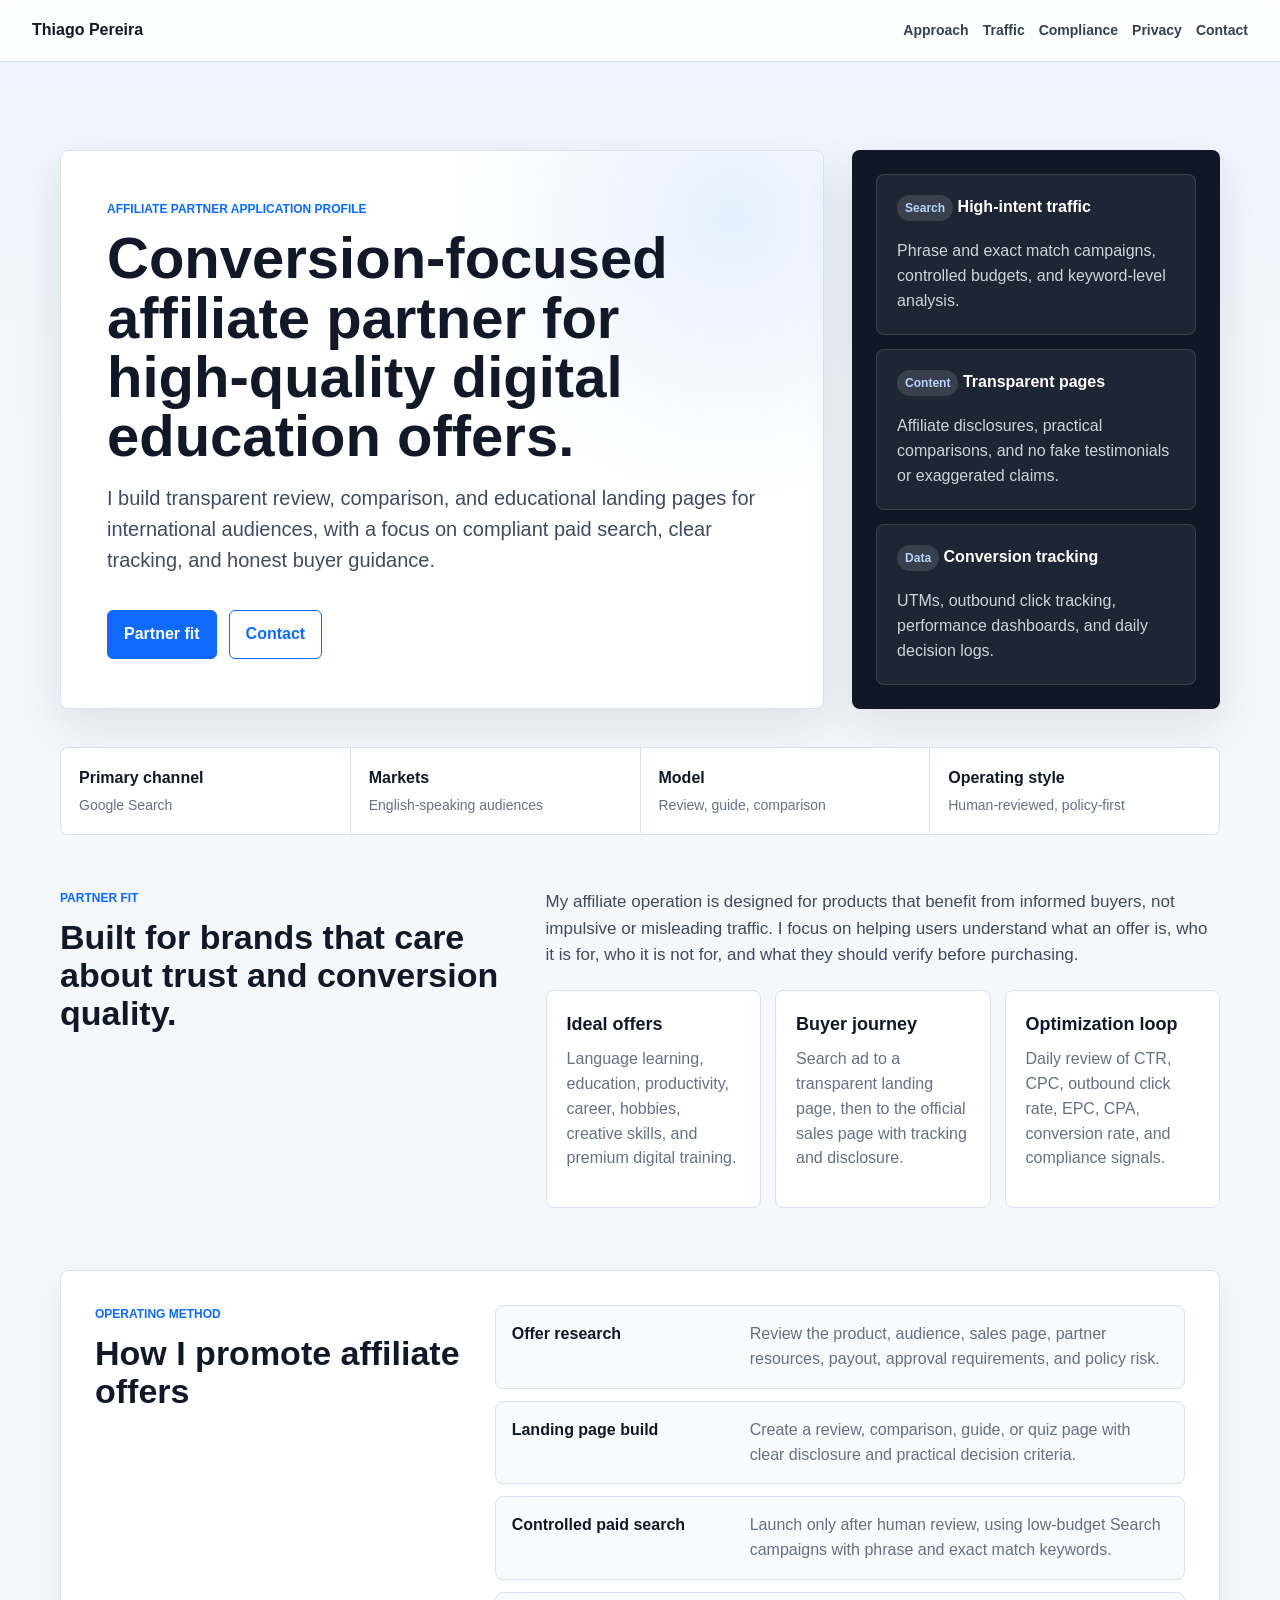
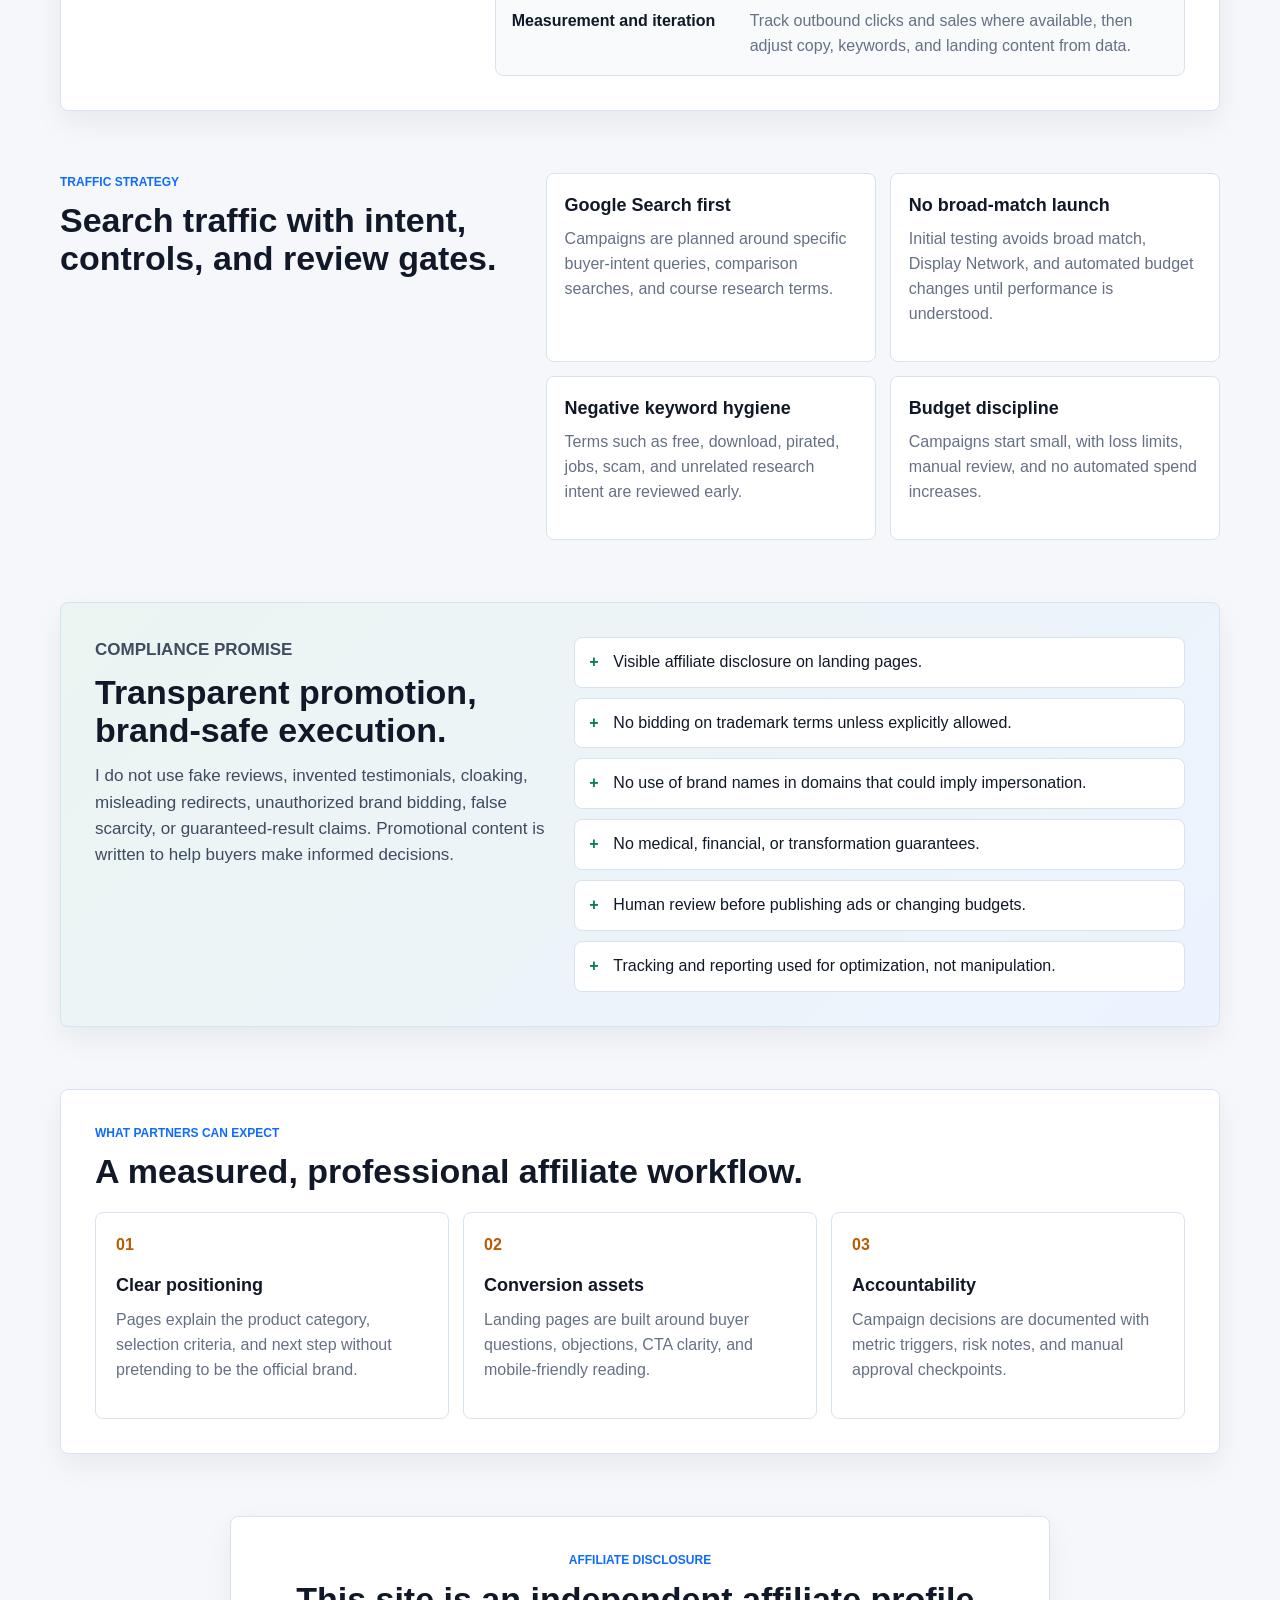
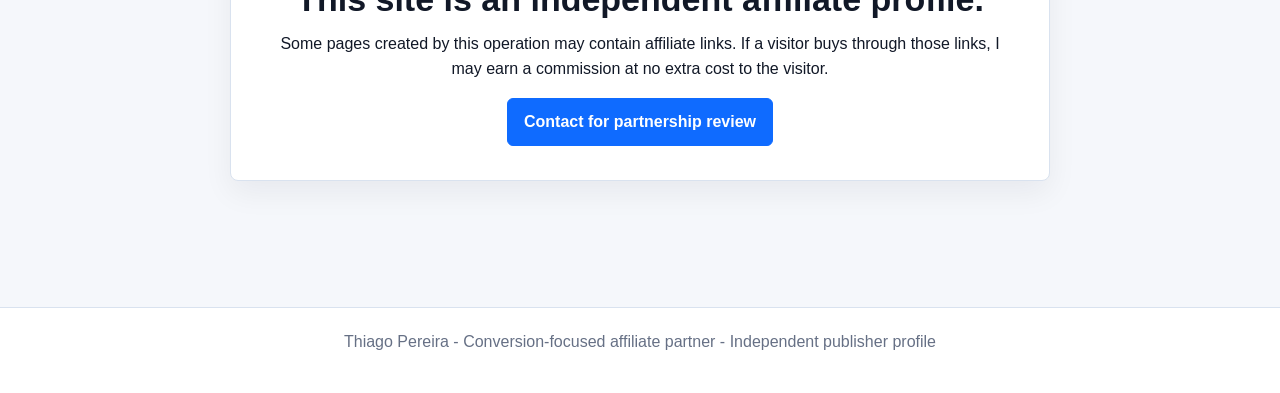
<file: index.html>
<!doctype html>
<html lang="en">
  <head>
    <meta charset="utf-8">
    <meta name="viewport" content="width=device-width, initial-scale=1">
    <title>Thiago Pereira | Conversion-Focused Affiliate Partner</title>
    <meta name="description" content="Professional affiliate partner focused on compliant search traffic, transparent review pages, conversion tracking, and high-intent buyer journeys.">
    <meta property="og:title" content="Thiago Pereira | Conversion-Focused Affiliate Partner">
    <meta property="og:description" content="Compliant affiliate operations for international digital products, with transparent content, paid search discipline, and conversion-focused landing pages.">
    <meta property="og:type" content="website">
    <link rel="stylesheet" href="assets/site.css">
  </head>
  <body>
    <header class="site-header">
      <a class="brand" href="index.html">Thiago Pereira</a>
      <nav aria-label="Primary navigation">
        <a href="#approach">Approach</a>
        <a href="#traffic">Traffic</a>
        <a href="#compliance">Compliance</a>
        <a href="privacy.html">Privacy</a>
        <a href="contact.html">Contact</a>
      </nav>
    </header>

    <main>
      <section class="hero">
        <div class="hero-copy">
          <p class="eyebrow">Affiliate partner application profile</p>
          <h1>Conversion-focused affiliate partner for high-quality digital education offers.</h1>
          <p class="lead">
            I build transparent review, comparison, and educational landing pages for international audiences,
            with a focus on compliant paid search, clear tracking, and honest buyer guidance.
          </p>
          <div class="hero-actions">
            <a class="button" href="#partner-fit">Partner fit</a>
            <a class="button ghost" href="contact.html">Contact</a>
          </div>
        </div>
        <aside class="signal-panel" aria-label="Operating principles">
          <div>
            <span class="metric">Search</span>
            <strong>High-intent traffic</strong>
            <p>Phrase and exact match campaigns, controlled budgets, and keyword-level analysis.</p>
          </div>
          <div>
            <span class="metric">Content</span>
            <strong>Transparent pages</strong>
            <p>Affiliate disclosures, practical comparisons, and no fake testimonials or exaggerated claims.</p>
          </div>
          <div>
            <span class="metric">Data</span>
            <strong>Conversion tracking</strong>
            <p>UTMs, outbound click tracking, performance dashboards, and daily decision logs.</p>
          </div>
        </aside>
      </section>

      <section class="trust-strip" aria-label="Profile highlights">
        <div><strong>Primary channel</strong><span>Google Search</span></div>
        <div><strong>Markets</strong><span>English-speaking audiences</span></div>
        <div><strong>Model</strong><span>Review, guide, comparison</span></div>
        <div><strong>Operating style</strong><span>Human-reviewed, policy-first</span></div>
      </section>

      <section id="partner-fit" class="section-grid">
        <div>
          <p class="eyebrow">Partner fit</p>
          <h2>Built for brands that care about trust and conversion quality.</h2>
        </div>
        <div class="content-stack">
          <p>
            My affiliate operation is designed for products that benefit from informed buyers, not impulsive or
            misleading traffic. I focus on helping users understand what an offer is, who it is for, who it is not
            for, and what they should verify before purchasing.
          </p>
          <div class="card-grid">
            <article class="card">
              <h3>Ideal offers</h3>
              <p>Language learning, education, productivity, career, hobbies, creative skills, and premium digital training.</p>
            </article>
            <article class="card">
              <h3>Buyer journey</h3>
              <p>Search ad to a transparent landing page, then to the official sales page with tracking and disclosure.</p>
            </article>
            <article class="card">
              <h3>Optimization loop</h3>
              <p>Daily review of CTR, CPC, outbound click rate, EPC, CPA, conversion rate, and compliance signals.</p>
            </article>
          </div>
        </div>
      </section>

      <section id="approach" class="split-band">
        <div>
          <p class="eyebrow">Operating method</p>
          <h2>How I promote affiliate offers</h2>
        </div>
        <ol class="steps">
          <li>
            <strong>Offer research</strong>
            <span>Review the product, audience, sales page, partner resources, payout, approval requirements, and policy risk.</span>
          </li>
          <li>
            <strong>Landing page build</strong>
            <span>Create a review, comparison, guide, or quiz page with clear disclosure and practical decision criteria.</span>
          </li>
          <li>
            <strong>Controlled paid search</strong>
            <span>Launch only after human review, using low-budget Search campaigns with phrase and exact match keywords.</span>
          </li>
          <li>
            <strong>Measurement and iteration</strong>
            <span>Track outbound clicks and sales where available, then adjust copy, keywords, and landing content from data.</span>
          </li>
        </ol>
      </section>

      <section id="traffic" class="section-grid">
        <div>
          <p class="eyebrow">Traffic strategy</p>
          <h2>Search traffic with intent, controls, and review gates.</h2>
        </div>
        <div class="feature-list">
          <div>
            <h3>Google Search first</h3>
            <p>Campaigns are planned around specific buyer-intent queries, comparison searches, and course research terms.</p>
          </div>
          <div>
            <h3>No broad-match launch</h3>
            <p>Initial testing avoids broad match, Display Network, and automated budget changes until performance is understood.</p>
          </div>
          <div>
            <h3>Negative keyword hygiene</h3>
            <p>Terms such as free, download, pirated, jobs, scam, and unrelated research intent are reviewed early.</p>
          </div>
          <div>
            <h3>Budget discipline</h3>
            <p>Campaigns start small, with loss limits, manual review, and no automated spend increases.</p>
          </div>
        </div>
      </section>

      <section id="compliance" class="compliance-panel">
        <div>
          <p class="eyebrow">Compliance promise</p>
          <h2>Transparent promotion, brand-safe execution.</h2>
          <p>
            I do not use fake reviews, invented testimonials, cloaking, misleading redirects, unauthorized brand bidding,
            false scarcity, or guaranteed-result claims. Promotional content is written to help buyers make informed decisions.
          </p>
        </div>
        <ul class="check-list">
          <li>Visible affiliate disclosure on landing pages.</li>
          <li>No bidding on trademark terms unless explicitly allowed.</li>
          <li>No use of brand names in domains that could imply impersonation.</li>
          <li>No medical, financial, or transformation guarantees.</li>
          <li>Human review before publishing ads or changing budgets.</li>
          <li>Tracking and reporting used for optimization, not manipulation.</li>
        </ul>
      </section>

      <section class="proof-section">
        <div>
          <p class="eyebrow">What partners can expect</p>
          <h2>A measured, professional affiliate workflow.</h2>
        </div>
        <div class="proof-grid">
          <article>
            <span>01</span>
            <h3>Clear positioning</h3>
            <p>Pages explain the product category, selection criteria, and next step without pretending to be the official brand.</p>
          </article>
          <article>
            <span>02</span>
            <h3>Conversion assets</h3>
            <p>Landing pages are built around buyer questions, objections, CTA clarity, and mobile-friendly reading.</p>
          </article>
          <article>
            <span>03</span>
            <h3>Accountability</h3>
            <p>Campaign decisions are documented with metric triggers, risk notes, and manual approval checkpoints.</p>
          </article>
        </div>
      </section>

      <section class="cta-panel">
        <p class="eyebrow">Affiliate disclosure</p>
        <h2>This site is an independent affiliate profile.</h2>
        <p>
          Some pages created by this operation may contain affiliate links. If a visitor buys through those links,
          I may earn a commission at no extra cost to the visitor.
        </p>
        <a class="button" href="contact.html">Contact for partnership review</a>
      </section>
    </main>

    <footer>
      <p>Thiago Pereira - Conversion-focused affiliate partner - Independent publisher profile</p>
    </footer>

    <script src="assets/tracking.js"></script>
  </body>
</html>
</file>
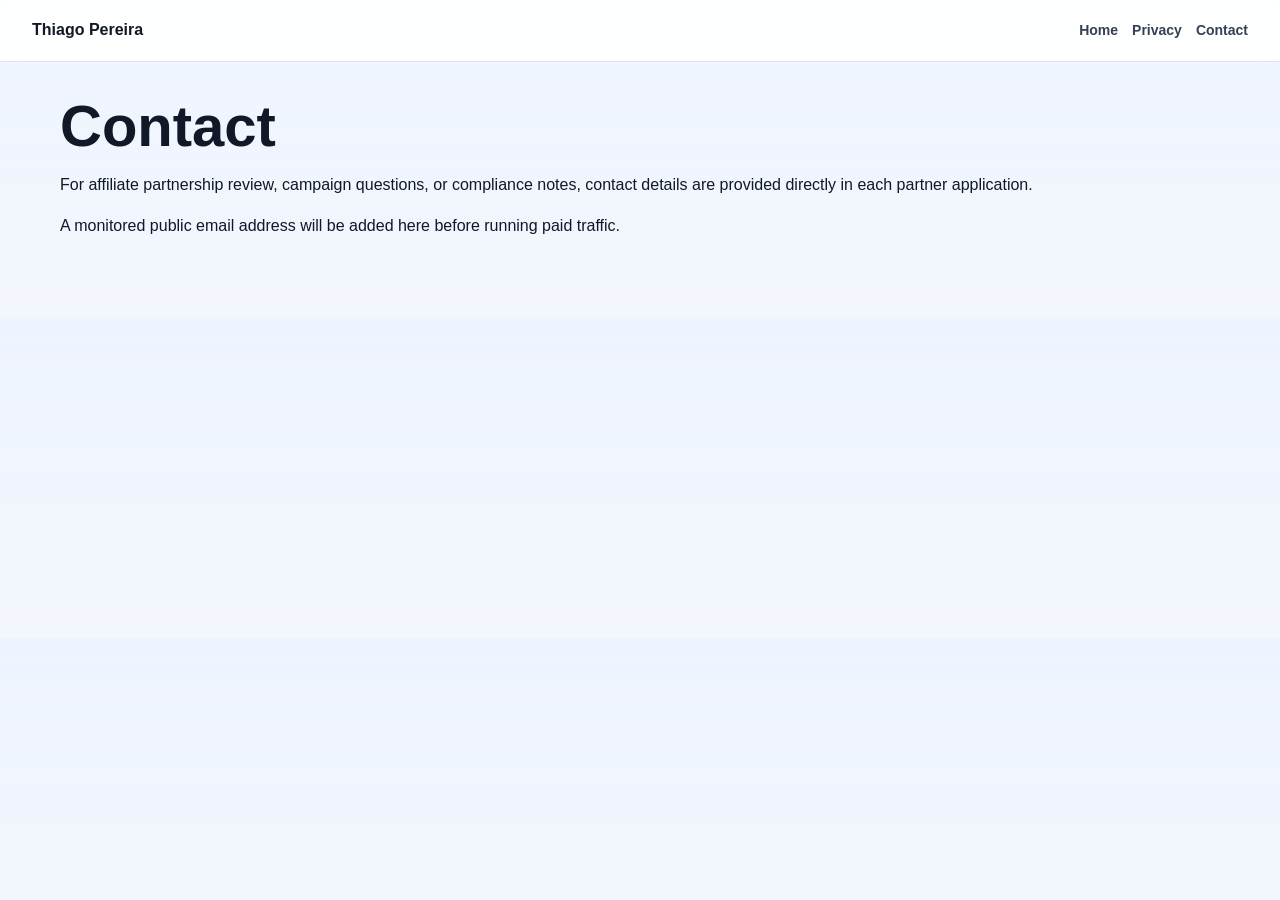
<file: contact.html>
<!doctype html>
<html lang="en">
  <head>
    <meta charset="utf-8">
    <meta name="viewport" content="width=device-width, initial-scale=1">
    <title>Contact | Thiago Pereira</title>
    <link rel="stylesheet" href="assets/site.css">
  </head>
  <body>
    <header class="site-header">
      <a class="brand" href="index.html">Thiago Pereira</a>
      <nav>
        <a href="index.html">Home</a>
        <a href="privacy.html">Privacy</a>
        <a href="contact.html">Contact</a>
      </nav>
    </header>
    <main class="narrow">
      <h1>Contact</h1>
      <p>For affiliate partnership review, campaign questions, or compliance notes, contact details are provided directly in each partner application.</p>
      <p>A monitored public email address will be added here before running paid traffic.</p>
    </main>
  </body>
</html>
</file>
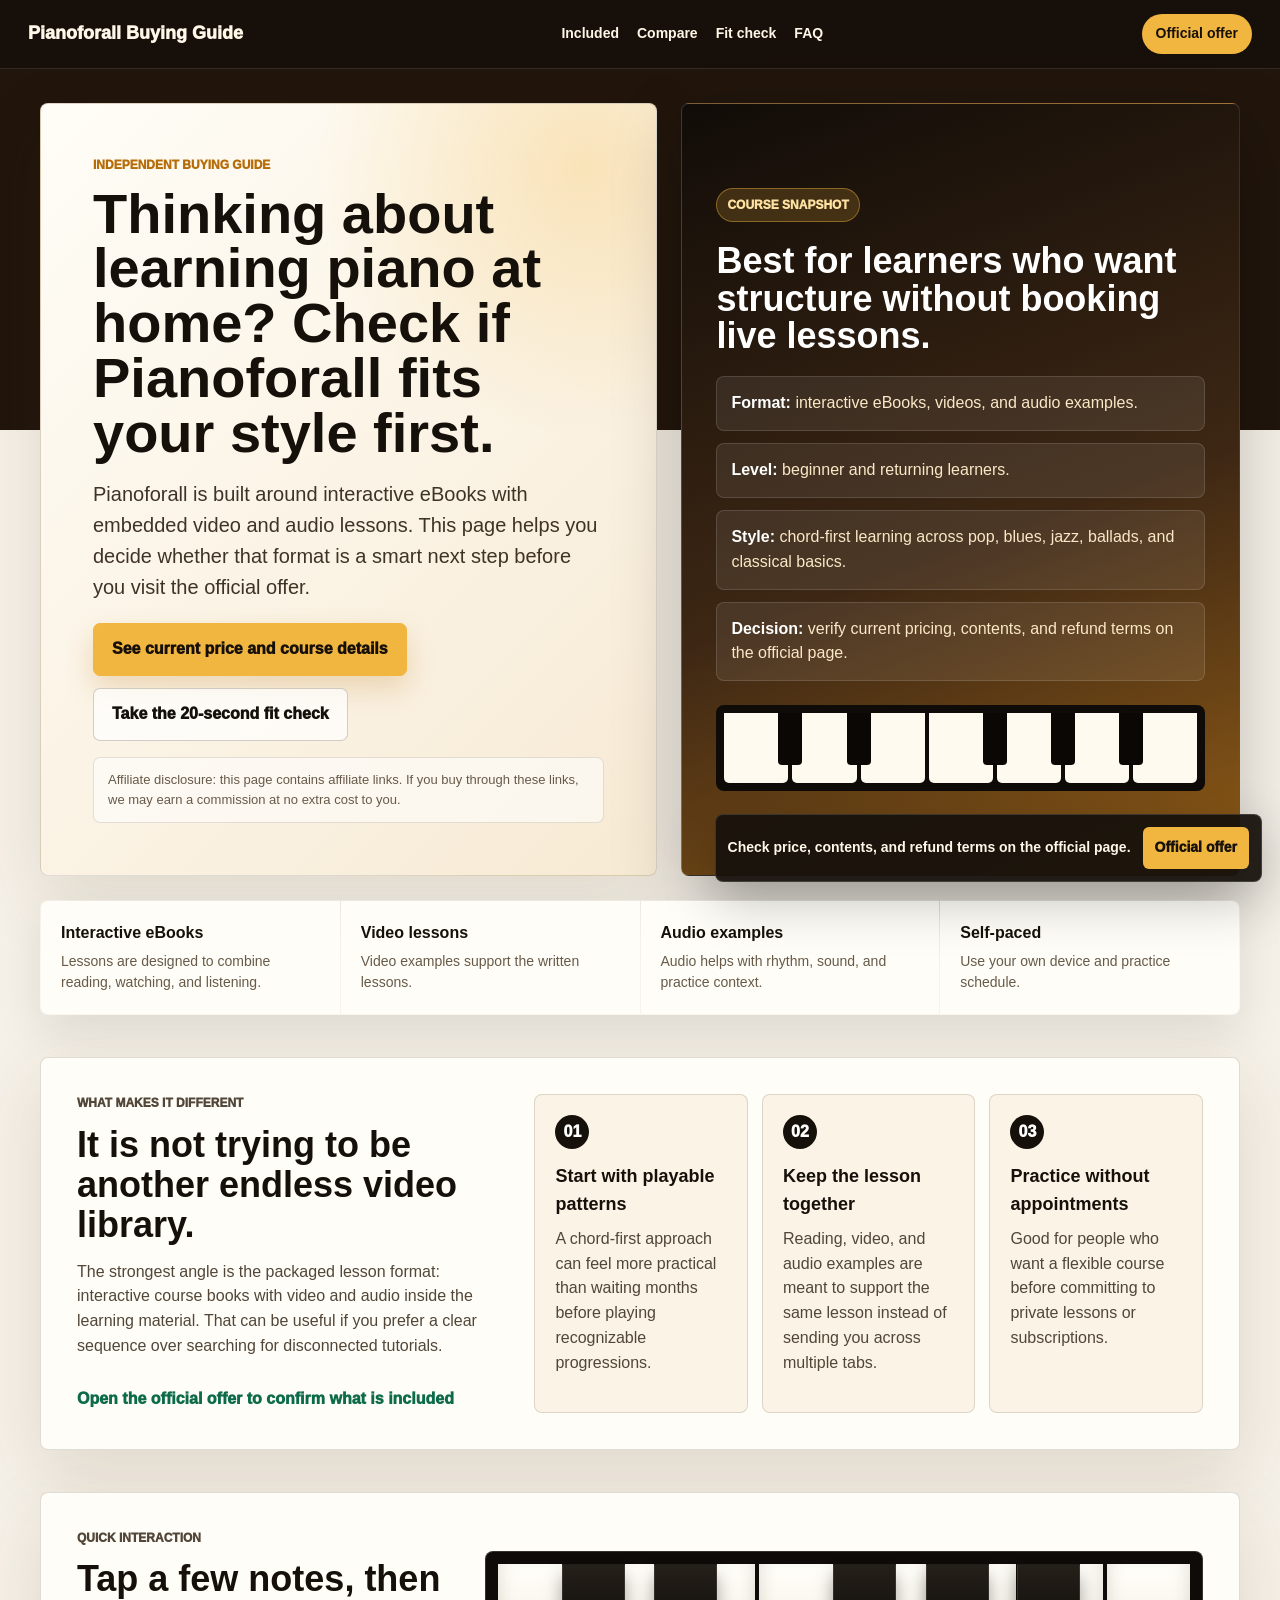
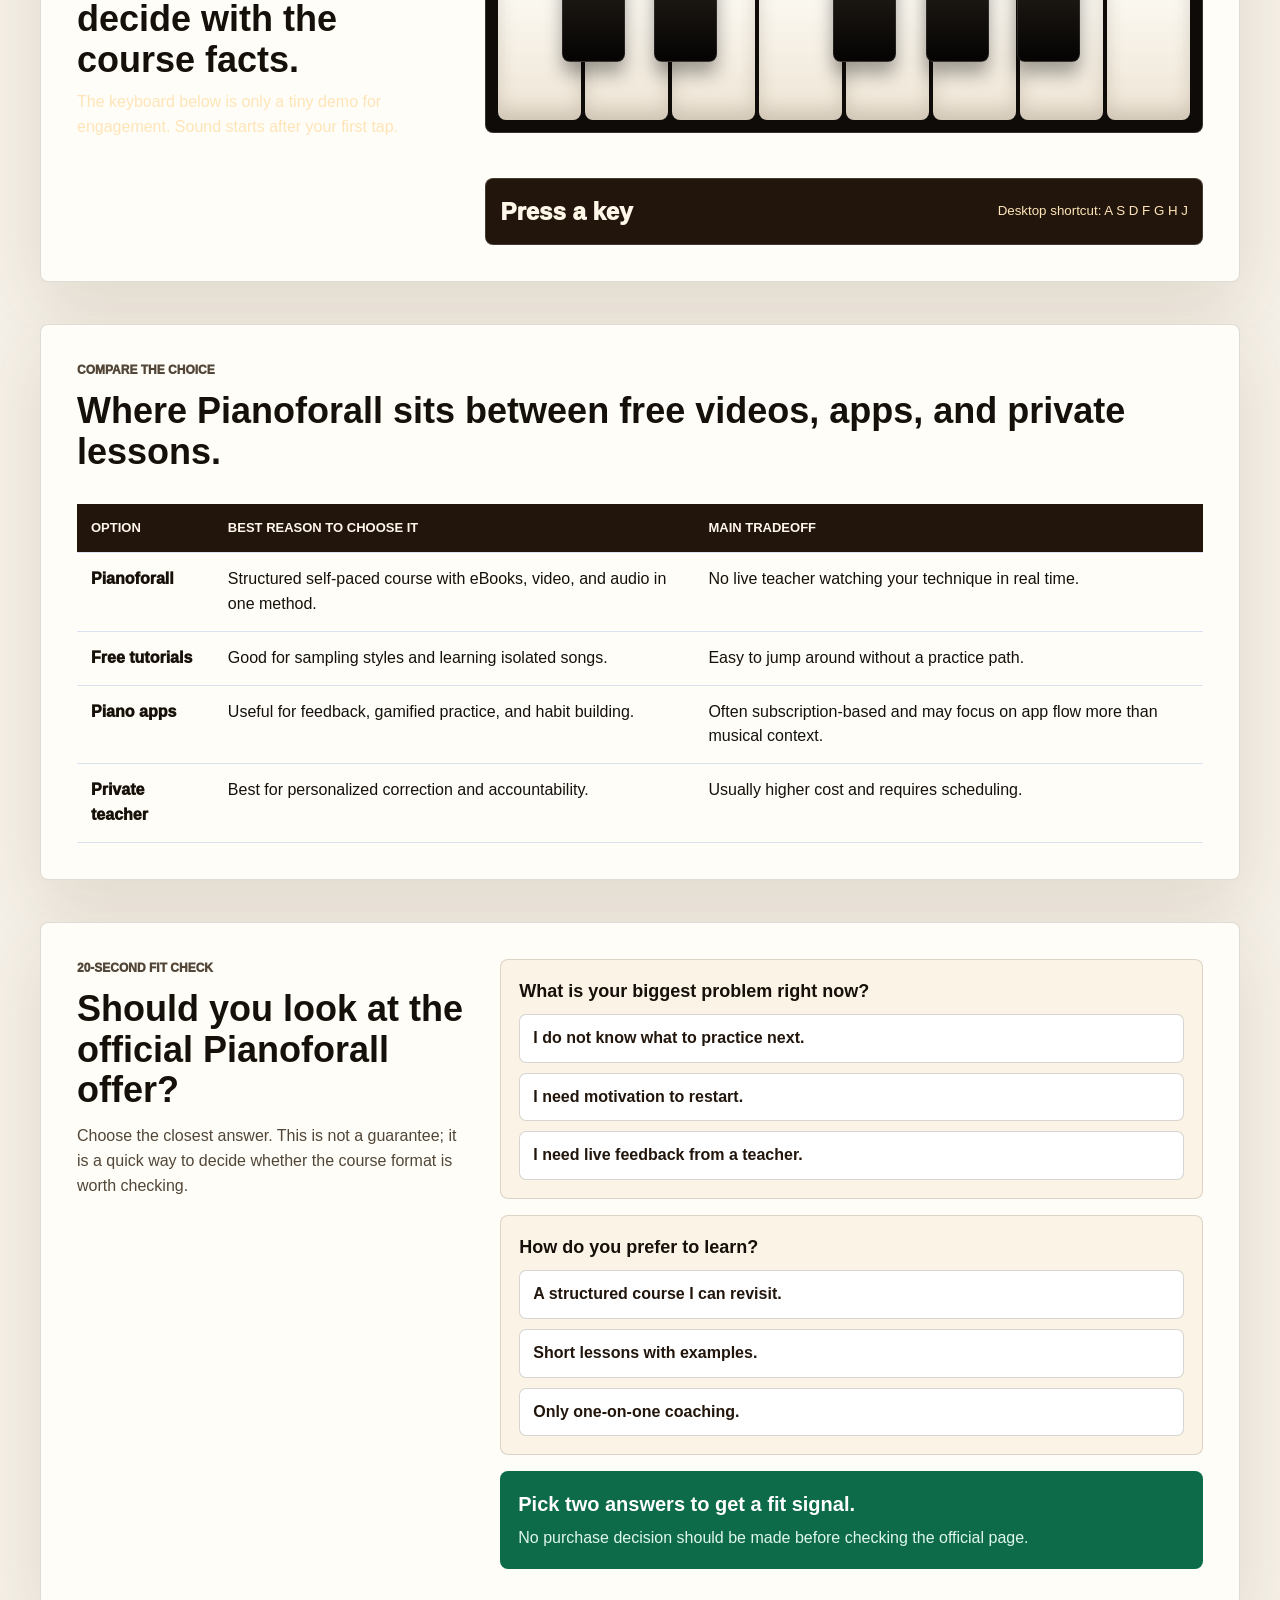
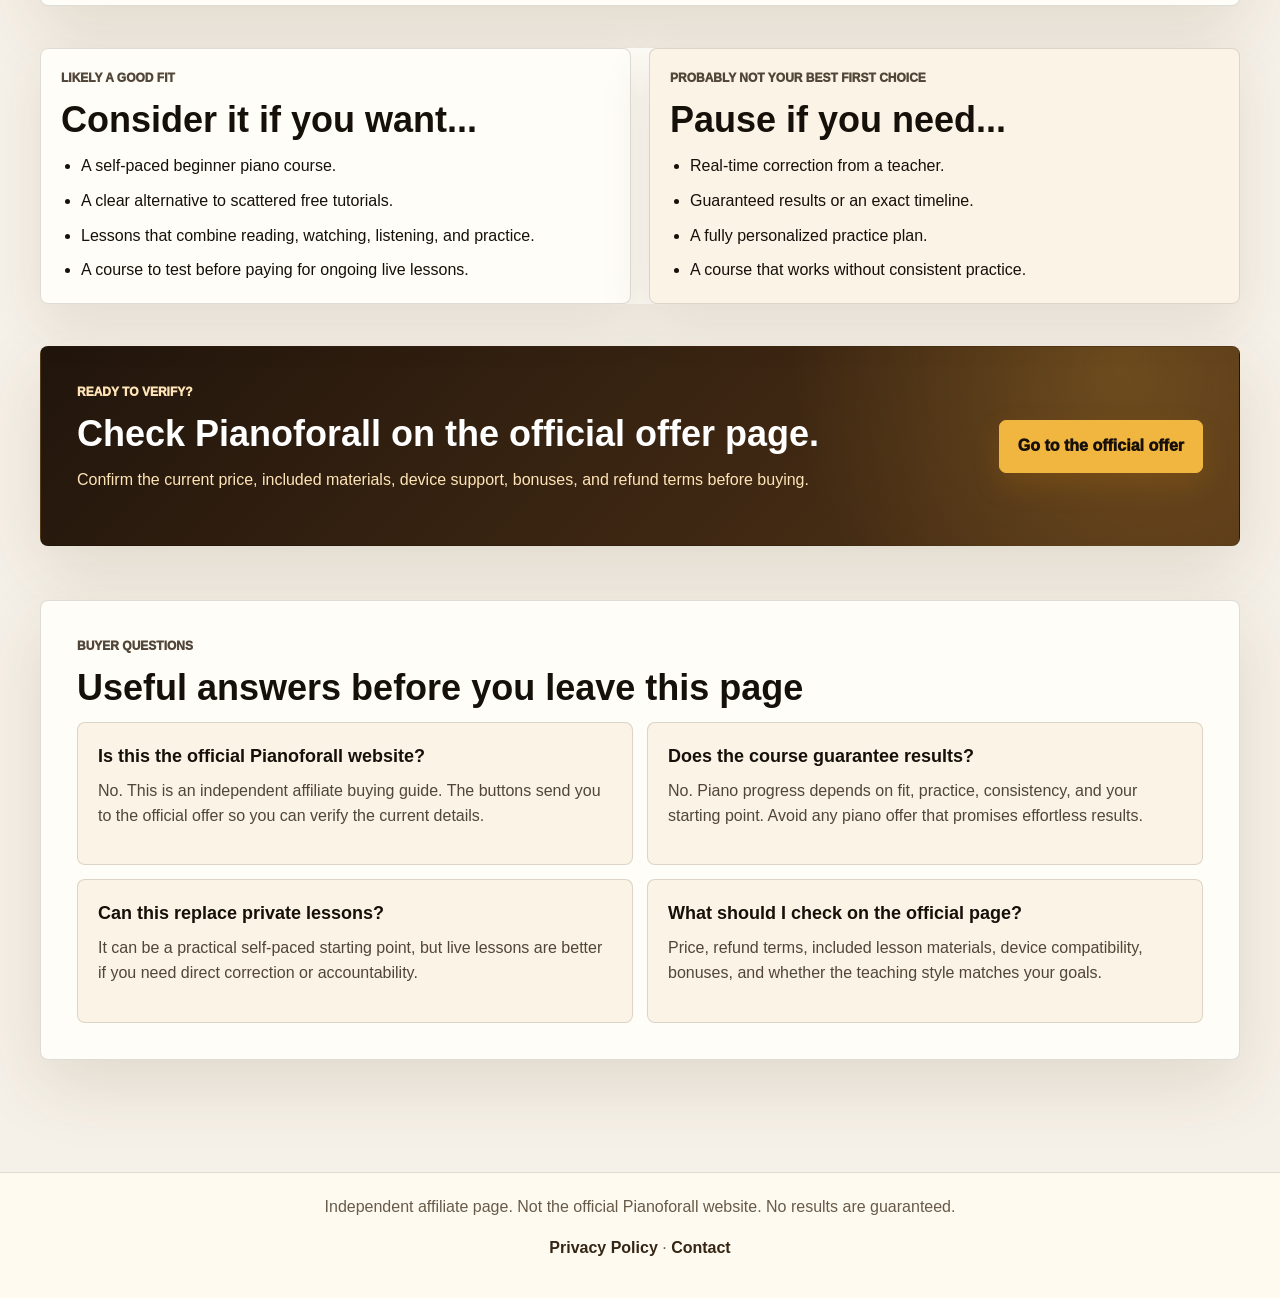
<file: pianoforall-review.html>
<!doctype html>
<html lang="en">
  <head>
    <meta charset="utf-8">
    <meta name="viewport" content="width=device-width, initial-scale=1">
    <title>Pianoforall Buying Guide | Is This Piano Course Right for You?</title>
    <meta name="description" content="A practical buying guide for Pianoforall: what is included, who it fits, how it compares with free lessons and apps, and where to verify the official offer.">
    <link rel="stylesheet" href="assets/site.css">
  </head>
  <body class="pf-page pf-v2">
    <header class="pf-header">
      <a class="pf-logo" href="pianoforall-review.html">Pianoforall Buying Guide</a>
      <nav class="pf-nav" aria-label="Primary navigation">
        <a href="#included">Included</a>
        <a href="#compare">Compare</a>
        <a href="#quiz">Fit check</a>
        <a href="#faq">FAQ</a>
      </nav>
      <a
        class="pf-nav-cta"
        href="https://e396css4edv-321mkzzbk1mh31.hop.clickbank.net/?traffic_source=paid&traffic_type=cpc&campaign=pianoforall_landing_v2&creative=top_nav&ad=cta"
        data-outbound-link="true"
        data-offer-id="PIANO4ALL"
        rel="sponsored noopener"
      >Official offer</a>
    </header>

    <main>
      <section class="pf-hero pf-hero-v2">
        <div class="pf-hero-copy">
          <p class="pf-kicker">Independent buying guide</p>
          <h1>Thinking about learning piano at home? Check if Pianoforall fits your style first.</h1>
          <p class="pf-lead">
            Pianoforall is built around interactive eBooks with embedded video and audio lessons. This page helps you decide whether that format is a smart next step before you visit the official offer.
          </p>
          <div class="pf-actions">
            <a
              class="pf-button primary"
              href="https://e396css4edv-321mkzzbk1mh31.hop.clickbank.net/?traffic_source=paid&traffic_type=cpc&campaign=pianoforall_landing_v2&creative=hero_primary&ad=cta"
              data-outbound-link="true"
              data-offer-id="PIANO4ALL"
              rel="sponsored noopener"
            >See current price and course details</a>
            <a class="pf-button secondary" href="#quiz">Take the 20-second fit check</a>
          </div>
          <p class="pf-disclosure">
            Affiliate disclosure: this page contains affiliate links. If you buy through these links, we may earn a commission at no extra cost to you.
          </p>
        </div>

        <aside class="pf-decision-card" aria-label="Course snapshot">
          <div class="pf-course-badge">Course snapshot</div>
          <h2>Best for learners who want structure without booking live lessons.</h2>
          <ul class="pf-snapshot-list">
            <li><strong>Format:</strong> interactive eBooks, videos, and audio examples.</li>
            <li><strong>Level:</strong> beginner and returning learners.</li>
            <li><strong>Style:</strong> chord-first learning across pop, blues, jazz, ballads, and classical basics.</li>
            <li><strong>Decision:</strong> verify current pricing, contents, and refund terms on the official page.</li>
          </ul>
          <div class="pf-mini-keys" aria-hidden="true">
            <span></span><span></span><span></span><span></span><span></span><span></span><span></span>
          </div>
        </aside>
      </section>

      <section class="pf-proof-strip" aria-label="Pianoforall facts">
        <div><strong>Interactive eBooks</strong><span>Lessons are designed to combine reading, watching, and listening.</span></div>
        <div><strong>Video lessons</strong><span>Video examples support the written lessons.</span></div>
        <div><strong>Audio examples</strong><span>Audio helps with rhythm, sound, and practice context.</span></div>
        <div><strong>Self-paced</strong><span>Use your own device and practice schedule.</span></div>
      </section>

      <section id="included" class="pf-section pf-included">
        <div class="pf-section-copy">
          <p class="pf-kicker">What makes it different</p>
          <h2>It is not trying to be another endless video library.</h2>
          <p>
            The strongest angle is the packaged lesson format: interactive course books with video and audio inside the learning material. That can be useful if you prefer a clear sequence over searching for disconnected tutorials.
          </p>
          <a
            class="pf-text-link"
            href="https://e396css4edv-321mkzzbk1mh31.hop.clickbank.net/?traffic_source=paid&traffic_type=cpc&campaign=pianoforall_landing_v2&creative=included_text&ad=cta"
            data-outbound-link="true"
            data-offer-id="PIANO4ALL"
            rel="sponsored noopener"
          >Open the official offer to confirm what is included</a>
        </div>
        <div class="pf-benefits pf-benefits-v2">
          <article>
            <span>01</span>
            <h3>Start with playable patterns</h3>
            <p>A chord-first approach can feel more practical than waiting months before playing recognizable progressions.</p>
          </article>
          <article>
            <span>02</span>
            <h3>Keep the lesson together</h3>
            <p>Reading, video, and audio examples are meant to support the same lesson instead of sending you across multiple tabs.</p>
          </article>
          <article>
            <span>03</span>
            <h3>Practice without appointments</h3>
            <p>Good for people who want a flexible course before committing to private lessons or subscriptions.</p>
          </article>
        </div>
      </section>

      <section class="pf-section pf-sound-section" id="sound">
        <div class="pf-player-heading">
          <p class="pf-kicker">Quick interaction</p>
          <h2>Tap a few notes, then decide with the course facts.</h2>
          <p>The keyboard below is only a tiny demo for engagement. Sound starts after your first tap.</p>
        </div>
        <div class="pf-piano" aria-label="Interactive piano keyboard">
          <button class="pf-key white" data-note="C4" data-frequency="261.63" aria-label="Play C"></button>
          <button class="pf-key black cs" data-note="C#4" data-frequency="277.18" aria-label="Play C sharp"></button>
          <button class="pf-key white" data-note="D4" data-frequency="293.66" aria-label="Play D"></button>
          <button class="pf-key black ds" data-note="D#4" data-frequency="311.13" aria-label="Play D sharp"></button>
          <button class="pf-key white" data-note="E4" data-frequency="329.63" aria-label="Play E"></button>
          <button class="pf-key white" data-note="F4" data-frequency="349.23" aria-label="Play F"></button>
          <button class="pf-key black fs" data-note="F#4" data-frequency="369.99" aria-label="Play F sharp"></button>
          <button class="pf-key white" data-note="G4" data-frequency="392.00" aria-label="Play G"></button>
          <button class="pf-key black gs" data-note="G#4" data-frequency="415.30" aria-label="Play G sharp"></button>
          <button class="pf-key white" data-note="A4" data-frequency="440.00" aria-label="Play A"></button>
          <button class="pf-key black as" data-note="A#4" data-frequency="466.16" aria-label="Play A sharp"></button>
          <button class="pf-key white" data-note="B4" data-frequency="493.88" aria-label="Play B"></button>
          <button class="pf-key white" data-note="C5" data-frequency="523.25" aria-label="Play high C"></button>
        </div>
        <div class="pf-note-readout" aria-live="polite">
          <span>Press a key</span>
          <small>Desktop shortcut: A S D F G H J</small>
        </div>
      </section>

      <section id="compare" class="pf-section pf-compare">
        <div class="pf-section-copy">
          <p class="pf-kicker">Compare the choice</p>
          <h2>Where Pianoforall sits between free videos, apps, and private lessons.</h2>
        </div>
        <div class="pf-table-wrap">
          <table class="pf-compare-table">
            <thead>
              <tr>
                <th>Option</th>
                <th>Best reason to choose it</th>
                <th>Main tradeoff</th>
              </tr>
            </thead>
            <tbody>
              <tr>
                <td>Pianoforall</td>
                <td>Structured self-paced course with eBooks, video, and audio in one method.</td>
                <td>No live teacher watching your technique in real time.</td>
              </tr>
              <tr>
                <td>Free tutorials</td>
                <td>Good for sampling styles and learning isolated songs.</td>
                <td>Easy to jump around without a practice path.</td>
              </tr>
              <tr>
                <td>Piano apps</td>
                <td>Useful for feedback, gamified practice, and habit building.</td>
                <td>Often subscription-based and may focus on app flow more than musical context.</td>
              </tr>
              <tr>
                <td>Private teacher</td>
                <td>Best for personalized correction and accountability.</td>
                <td>Usually higher cost and requires scheduling.</td>
              </tr>
            </tbody>
          </table>
        </div>
      </section>

      <section id="quiz" class="pf-section pf-quiz">
        <div class="pf-section-copy">
          <p class="pf-kicker">20-second fit check</p>
          <h2>Should you look at the official Pianoforall offer?</h2>
          <p>Choose the closest answer. This is not a guarantee; it is a quick way to decide whether the course format is worth checking.</p>
        </div>
        <div class="pf-quiz-panel">
          <div class="pf-quiz-question">
            <h3>What is your biggest problem right now?</h3>
            <div class="pf-quiz-options">
              <button type="button" data-score="2">I do not know what to practice next.</button>
              <button type="button" data-score="1">I need motivation to restart.</button>
              <button type="button" data-score="0">I need live feedback from a teacher.</button>
            </div>
          </div>
          <div class="pf-quiz-question">
            <h3>How do you prefer to learn?</h3>
            <div class="pf-quiz-options">
              <button type="button" data-score="2">A structured course I can revisit.</button>
              <button type="button" data-score="1">Short lessons with examples.</button>
              <button type="button" data-score="0">Only one-on-one coaching.</button>
            </div>
          </div>
          <div class="pf-quiz-result" aria-live="polite">
            <strong>Pick two answers to get a fit signal.</strong>
            <span>No purchase decision should be made before checking the official page.</span>
          </div>
        </div>
      </section>

      <section id="fit" class="pf-section pf-fit pf-fit-v2">
        <div class="pf-fit-card">
          <p class="pf-kicker">Likely a good fit</p>
          <h2>Consider it if you want...</h2>
          <ul>
            <li>A self-paced beginner piano course.</li>
            <li>A clear alternative to scattered free tutorials.</li>
            <li>Lessons that combine reading, watching, listening, and practice.</li>
            <li>A course to test before paying for ongoing live lessons.</li>
          </ul>
        </div>
        <div class="pf-fit-card muted">
          <p class="pf-kicker">Probably not your best first choice</p>
          <h2>Pause if you need...</h2>
          <ul>
            <li>Real-time correction from a teacher.</li>
            <li>Guaranteed results or an exact timeline.</li>
            <li>A fully personalized practice plan.</li>
            <li>A course that works without consistent practice.</li>
          </ul>
        </div>
      </section>

      <section class="pf-cta-panel pf-cta-v2">
        <div>
          <p class="pf-kicker">Ready to verify?</p>
          <h2>Check Pianoforall on the official offer page.</h2>
          <p>Confirm the current price, included materials, device support, bonuses, and refund terms before buying.</p>
        </div>
        <a
          class="pf-button primary"
          href="https://e396css4edv-321mkzzbk1mh31.hop.clickbank.net/?traffic_source=paid&traffic_type=cpc&campaign=pianoforall_landing_v2&creative=mid_page_cta&ad=cta"
          data-outbound-link="true"
          data-offer-id="PIANO4ALL"
          rel="sponsored noopener"
        >Go to the official offer</a>
      </section>

      <section id="faq" class="pf-section pf-faq pf-faq-v2">
        <div class="pf-section-copy">
          <p class="pf-kicker">Buyer questions</p>
          <h2>Useful answers before you leave this page</h2>
        </div>
        <div class="pf-faq-grid">
          <article>
            <h3>Is this the official Pianoforall website?</h3>
            <p>No. This is an independent affiliate buying guide. The buttons send you to the official offer so you can verify the current details.</p>
          </article>
          <article>
            <h3>Does the course guarantee results?</h3>
            <p>No. Piano progress depends on fit, practice, consistency, and your starting point. Avoid any piano offer that promises effortless results.</p>
          </article>
          <article>
            <h3>Can this replace private lessons?</h3>
            <p>It can be a practical self-paced starting point, but live lessons are better if you need direct correction or accountability.</p>
          </article>
          <article>
            <h3>What should I check on the official page?</h3>
            <p>Price, refund terms, included lesson materials, device compatibility, bonuses, and whether the teaching style matches your goals.</p>
          </article>
        </div>
      </section>
    </main>

    <footer class="pf-footer">
      <p>Independent affiliate page. Not the official Pianoforall website. No results are guaranteed.</p>
      <p><a href="privacy.html">Privacy Policy</a> · <a href="contact.html">Contact</a></p>
    </footer>

    <div class="pf-sticky-cta" aria-label="Quick action bar">
      <span>Check price, contents, and refund terms on the official page.</span>
      <a
        href="https://e396css4edv-321mkzzbk1mh31.hop.clickbank.net/?traffic_source=paid&traffic_type=cpc&campaign=pianoforall_landing_v2&creative=sticky_cta&ad=cta"
        data-outbound-link="true"
        data-offer-id="PIANO4ALL"
        rel="sponsored noopener"
      >Official offer</a>
    </div>

    <script src="assets/tracking.js"></script>
    <script src="assets/piano-keys.js"></script>
    <script src="assets/pianoforall-page.js"></script>
  </body>
</html>
</file>
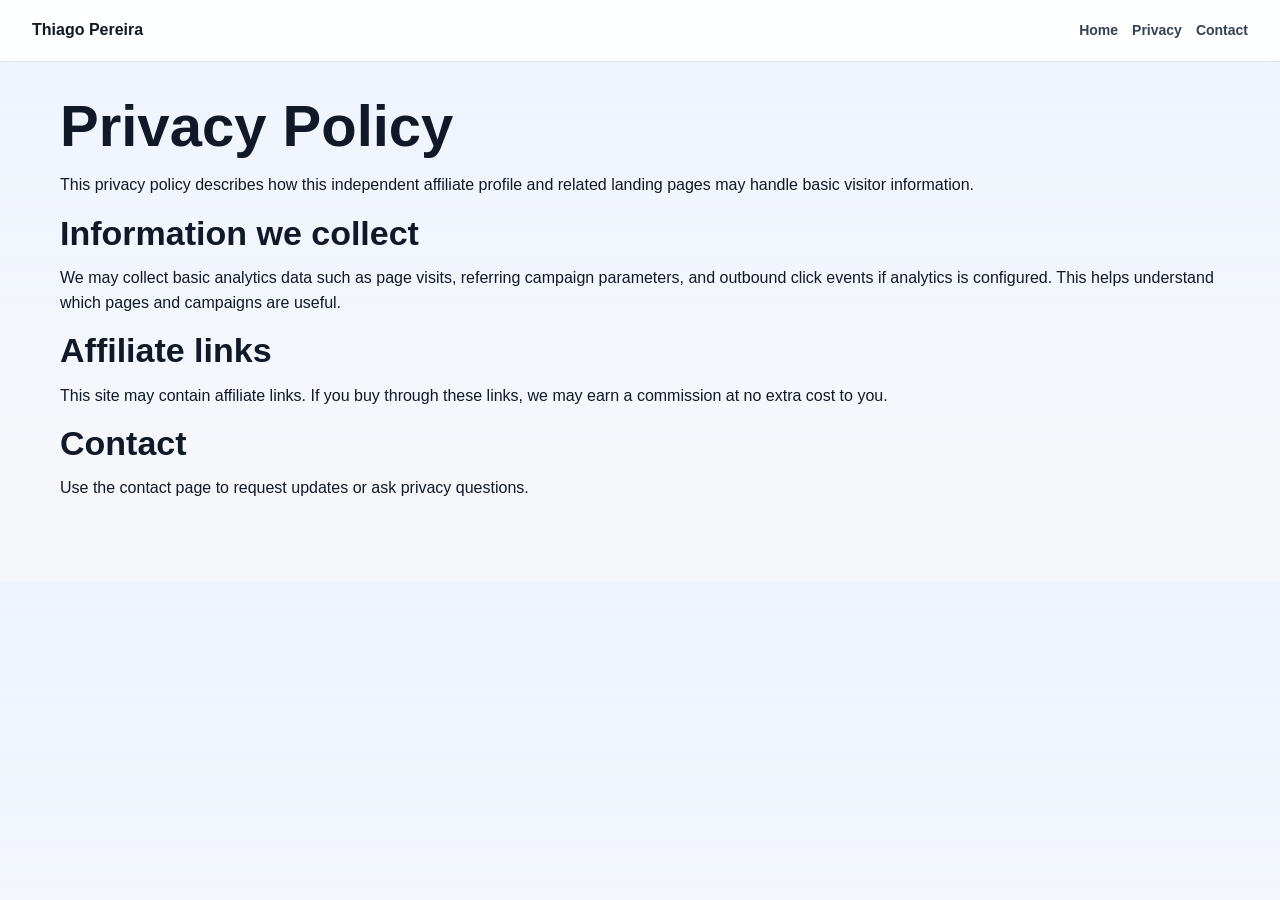
<file: privacy.html>
<!doctype html>
<html lang="en">
  <head>
    <meta charset="utf-8">
    <meta name="viewport" content="width=device-width, initial-scale=1">
    <title>Privacy Policy | Thiago Pereira</title>
    <link rel="stylesheet" href="assets/site.css">
  </head>
  <body>
    <header class="site-header">
      <a class="brand" href="index.html">Thiago Pereira</a>
      <nav>
        <a href="index.html">Home</a>
        <a href="privacy.html">Privacy</a>
        <a href="contact.html">Contact</a>
      </nav>
    </header>
    <main class="narrow">
      <h1>Privacy Policy</h1>
      <p>This privacy policy describes how this independent affiliate profile and related landing pages may handle basic visitor information.</p>
      <h2>Information we collect</h2>
      <p>We may collect basic analytics data such as page visits, referring campaign parameters, and outbound click events if analytics is configured. This helps understand which pages and campaigns are useful.</p>
      <h2>Affiliate links</h2>
      <p>This site may contain affiliate links. If you buy through these links, we may earn a commission at no extra cost to you.</p>
      <h2>Contact</h2>
      <p>Use the contact page to request updates or ask privacy questions.</p>
    </main>
  </body>
</html>
</file>
<file: assets/site.css>
:root {
  --bg: #f5f7fb;
  --panel: #ffffff;
  --panel-strong: #101828;
  --text: #111827;
  --muted: #667085;
  --line: #d9e2ef;
  --accent: #0f6bff;
  --accent-dark: #0747a6;
  --green: #0b7a55;
  --warm: #b85c00;
  --shadow: 0 18px 50px rgba(16, 24, 40, 0.10);
}

* {
  box-sizing: border-box;
}

html {
  scroll-behavior: smooth;
}

body {
  margin: 0;
  background:
    linear-gradient(180deg, #eef4ff 0, rgba(238, 244, 255, 0) 460px),
    var(--bg);
  color: var(--text);
  font-family: Inter, Arial, Helvetica, sans-serif;
  line-height: 1.55;
}

.site-header {
  position: sticky;
  top: 0;
  z-index: 10;
  display: flex;
  justify-content: space-between;
  align-items: center;
  gap: 18px;
  padding: 18px 32px;
  background: rgba(255, 255, 255, 0.92);
  border-bottom: 1px solid var(--line);
  backdrop-filter: blur(12px);
}

.brand {
  color: var(--text);
  font-weight: 800;
  text-decoration: none;
}

nav {
  display: flex;
  flex-wrap: wrap;
  justify-content: flex-end;
  gap: 14px;
}

nav a {
  color: #344054;
  font-size: 14px;
  font-weight: 700;
  text-decoration: none;
}

nav a:hover {
  color: var(--accent);
}

main {
  width: min(1160px, calc(100% - 36px));
  margin: 0 auto;
  padding: 34px 0 64px;
}

.hero {
  display: grid;
  grid-template-columns: minmax(0, 1.35fr) minmax(320px, 0.65fr);
  gap: 28px;
  align-items: stretch;
  min-height: 640px;
  padding: 54px 0 28px;
}

.review-hero {
  display: grid;
  grid-template-columns: minmax(0, 1.25fr) minmax(300px, 0.75fr);
  gap: 28px;
  align-items: stretch;
  padding: 54px 0 38px;
}

.review-hero > div,
.quick-facts,
.comparison-table-section {
  background: var(--panel);
  border: 1px solid var(--line);
  border-radius: 8px;
  box-shadow: var(--shadow);
}

.review-hero > div {
  padding: 46px;
}

.disclosure,
.micro-note {
  padding: 12px 14px;
  background: #fff8e8;
  border: 1px solid #f1d295;
  border-radius: 6px;
  color: #6f4500;
  font-size: 14px;
}

.micro-note {
  margin-top: 14px;
  background: #f8fafc;
  border-color: var(--line);
  color: var(--muted);
}

.quick-facts {
  padding: 26px;
}

.quick-facts dl {
  display: grid;
  gap: 12px;
  margin: 0;
}

.quick-facts div {
  padding-bottom: 12px;
  border-bottom: 1px solid var(--line);
}

.quick-facts div:last-child {
  border-bottom: 0;
}

.quick-facts dt {
  color: var(--muted);
  font-size: 13px;
  font-weight: 800;
}

.quick-facts dd {
  margin: 3px 0 0;
  font-weight: 800;
}

.comparison-table-section {
  margin-bottom: 62px;
  padding: 34px;
}

.responsive-table {
  overflow-x: auto;
}

table {
  width: 100%;
  border-collapse: collapse;
  min-width: 720px;
}

th,
td {
  padding: 14px;
  border-bottom: 1px solid var(--line);
  text-align: left;
  vertical-align: top;
}

th {
  color: #344054;
  font-size: 13px;
  text-transform: uppercase;
}

.hero-copy {
  display: flex;
  flex-direction: column;
  justify-content: center;
  padding: 46px;
  background:
    radial-gradient(circle at 88% 12%, rgba(15, 107, 255, 0.10), transparent 34%),
    var(--panel);
  border: 1px solid var(--line);
  border-radius: 8px;
  box-shadow: var(--shadow);
}

.eyebrow {
  margin: 0 0 10px;
  color: var(--accent);
  font-size: 12px;
  font-weight: 800;
  letter-spacing: 0;
  text-transform: uppercase;
}

h1, h2, h3, p {
  margin-top: 0;
}

h1 {
  max-width: 820px;
  margin-bottom: 18px;
  font-size: 58px;
  line-height: 1.02;
  letter-spacing: 0;
}

h2 {
  margin-bottom: 14px;
  font-size: 34px;
  line-height: 1.12;
  letter-spacing: 0;
}

h3 {
  margin-bottom: 8px;
  font-size: 18px;
  letter-spacing: 0;
}

.lead {
  max-width: 720px;
  color: #3f4b5f;
  font-size: 20px;
}

.hero-actions {
  display: flex;
  flex-wrap: wrap;
  gap: 12px;
  margin-top: 14px;
}

.button {
  display: inline-flex;
  align-items: center;
  justify-content: center;
  min-height: 44px;
  padding: 11px 16px;
  background: var(--accent);
  color: #ffffff;
  border: 1px solid var(--accent);
  border-radius: 6px;
  font-weight: 800;
  text-decoration: none;
}

.button:hover {
  background: var(--accent-dark);
  border-color: var(--accent-dark);
}

.button.ghost {
  background: transparent;
  color: var(--accent);
}

.button.ghost:hover {
  background: #e9f1ff;
}

.signal-panel {
  display: grid;
  gap: 14px;
  align-content: center;
  padding: 24px;
  background: var(--panel-strong);
  color: #ffffff;
  border-radius: 8px;
  box-shadow: var(--shadow);
}

.signal-panel div {
  padding: 20px;
  background: rgba(255, 255, 255, 0.06);
  border: 1px solid rgba(255, 255, 255, 0.12);
  border-radius: 8px;
}

.signal-panel p {
  margin: 8px 0 0;
  color: #cbd5e1;
}

.metric {
  display: inline-block;
  margin-bottom: 10px;
  padding: 4px 8px;
  background: rgba(255, 255, 255, 0.12);
  border-radius: 999px;
  color: #b7d3ff;
  font-size: 12px;
  font-weight: 800;
}

.trust-strip {
  display: grid;
  grid-template-columns: repeat(4, 1fr);
  gap: 1px;
  overflow: hidden;
  margin: 10px 0 54px;
  border: 1px solid var(--line);
  border-radius: 8px;
  background: var(--line);
}

.trust-strip div {
  padding: 18px;
  background: var(--panel);
}

.trust-strip strong,
.trust-strip span {
  display: block;
}

.trust-strip strong {
  margin-bottom: 4px;
}

.trust-strip span {
  color: var(--muted);
  font-size: 14px;
}

.section-grid {
  display: grid;
  grid-template-columns: 0.8fr 1.2fr;
  gap: 36px;
  margin-bottom: 62px;
}

.content-stack > p,
.compliance-panel p {
  color: #3f4b5f;
  font-size: 17px;
}

.card-grid,
.proof-grid {
  display: grid;
  grid-template-columns: repeat(3, 1fr);
  gap: 14px;
  margin-top: 22px;
}

.card,
.proof-grid article {
  padding: 20px;
  background: var(--panel);
  border: 1px solid var(--line);
  border-radius: 8px;
}

.card p,
.proof-grid p,
.feature-list p {
  color: var(--muted);
}

.split-band,
.compliance-panel,
.proof-section,
.cta-panel {
  margin-bottom: 62px;
  padding: 34px;
  background: var(--panel);
  border: 1px solid var(--line);
  border-radius: 8px;
  box-shadow: 0 12px 30px rgba(16, 24, 40, 0.06);
}

.split-band {
  display: grid;
  grid-template-columns: 0.7fr 1.3fr;
  gap: 28px;
}

.steps {
  display: grid;
  gap: 12px;
  margin: 0;
  padding: 0;
  list-style: none;
}

.steps li {
  display: grid;
  grid-template-columns: 220px 1fr;
  gap: 18px;
  padding: 16px;
  background: #f8fafc;
  border: 1px solid var(--line);
  border-radius: 8px;
}

.steps span {
  color: var(--muted);
}

.feature-list {
  display: grid;
  grid-template-columns: repeat(2, 1fr);
  gap: 14px;
}

.feature-list div {
  padding: 18px;
  background: #ffffff;
  border: 1px solid var(--line);
  border-radius: 8px;
}

.compliance-panel {
  display: grid;
  grid-template-columns: 0.85fr 1.15fr;
  gap: 28px;
  background:
    linear-gradient(135deg, rgba(11, 122, 85, 0.08), rgba(15, 107, 255, 0.08)),
    var(--panel);
}

.check-list {
  display: grid;
  gap: 10px;
  align-content: start;
  margin: 0;
  padding: 0;
  list-style: none;
}

.check-list li {
  padding: 12px 12px 12px 38px;
  background: #ffffff;
  border: 1px solid var(--line);
  border-radius: 8px;
  position: relative;
}

.check-list li::before {
  content: "+";
  position: absolute;
  left: 14px;
  color: var(--green);
  font-weight: 900;
}

.proof-grid article span {
  display: inline-flex;
  margin-bottom: 14px;
  color: var(--warm);
  font-weight: 900;
}

.cta-panel {
  max-width: 820px;
  margin-left: auto;
  margin-right: auto;
  text-align: center;
}

footer {
  padding: 22px 32px;
  color: var(--muted);
  background: #ffffff;
  border-top: 1px solid var(--line);
  text-align: center;
}

.piano-page {
  --piano-ink: #17120b;
  --piano-coffee: #3a2816;
  --piano-gold: #d99422;
  --piano-gold-dark: #a76109;
  --piano-cream: #fff8ea;
  --piano-mint: #eaf7ef;
  --piano-green: #10613f;
  background:
    linear-gradient(135deg, rgba(217, 148, 34, 0.14), rgba(16, 97, 63, 0.08) 38%, transparent 70%),
    #fbfaf7;
  color: var(--piano-ink);
}

.piano-nav {
  background: rgba(255, 252, 245, 0.94);
}

.piano-main {
  width: min(1180px, calc(100% - 36px));
  padding-top: 26px;
}

.piano-hero {
  display: grid;
  grid-template-columns: minmax(0, 1.05fr) minmax(340px, 0.95fr);
  gap: 24px;
  align-items: stretch;
  min-height: 650px;
  padding: 30px 0 24px;
}

.piano-hero-copy,
.piano-visual,
.piano-section,
.piano-cta-band {
  border: 1px solid rgba(58, 40, 22, 0.14);
  border-radius: 8px;
  box-shadow: 0 20px 56px rgba(58, 40, 22, 0.12);
}

.piano-hero-copy {
  display: flex;
  flex-direction: column;
  justify-content: center;
  padding: 46px;
  background: #ffffff;
}

.piano-kicker {
  margin: 0 0 12px;
  color: var(--piano-gold-dark);
  font-size: 12px;
  font-weight: 900;
  letter-spacing: 0;
  text-transform: uppercase;
}

.piano-hero h1 {
  margin-bottom: 18px;
  font-size: 56px;
  line-height: 1;
}

.piano-lead {
  max-width: 700px;
  color: #4f4336;
  font-size: 20px;
}

.piano-actions {
  display: flex;
  flex-wrap: wrap;
  gap: 12px;
  margin: 20px 0 16px;
}

.hero-bullets {
  display: grid;
  gap: 9px;
  margin: 18px 0 0;
  padding: 0;
  list-style: none;
}

.hero-bullets li {
  position: relative;
  padding-left: 28px;
  color: #3e3428;
  font-weight: 800;
}

.hero-bullets li::before {
  content: "";
  position: absolute;
  top: 0.55em;
  left: 0;
  width: 14px;
  height: 8px;
  border-left: 3px solid var(--piano-green);
  border-bottom: 3px solid var(--piano-green);
  transform: rotate(-45deg);
}

.piano-button {
  display: inline-flex;
  align-items: center;
  justify-content: center;
  min-height: 48px;
  padding: 13px 18px;
  background: var(--piano-gold);
  color: #1f160b;
  border: 1px solid var(--piano-gold);
  border-radius: 6px;
  font-weight: 900;
  text-decoration: none;
}

.piano-button:hover {
  background: #efb44d;
  border-color: #efb44d;
}

.piano-button.secondary {
  background: #ffffff;
  color: var(--piano-coffee);
  border-color: rgba(58, 40, 22, 0.25);
}

.piano-button.secondary:hover {
  background: var(--piano-cream);
}

.piano-disclosure,
.draft-note {
  margin: 0;
  padding: 12px 14px;
  background: var(--piano-cream);
  border: 1px solid rgba(217, 148, 34, 0.35);
  border-radius: 6px;
  color: #6d4a16;
  font-size: 14px;
}

.piano-visual {
  display: grid;
  align-content: center;
  gap: 18px;
  padding: 26px;
  background:
    linear-gradient(160deg, #21170d, #4a3219 58%, #926218);
  color: #ffffff;
}

.course-card {
  overflow: hidden;
  background: #fffdf7;
  border: 1px solid rgba(255, 255, 255, 0.34);
  border-radius: 8px;
  color: var(--piano-ink);
}

.course-cover {
  min-height: 310px;
  padding: 34px;
  background:
    linear-gradient(150deg, rgba(255, 255, 255, 0.95), rgba(255, 246, 221, 0.9)),
    repeating-linear-gradient(90deg, rgba(217, 148, 34, 0.14) 0 12px, transparent 12px 24px);
}

.course-cover span {
  display: inline-block;
  margin-bottom: 34px;
  padding: 7px 10px;
  background: var(--piano-ink);
  color: #ffffff;
  border-radius: 999px;
  font-size: 12px;
  font-weight: 900;
}

.course-cover strong {
  display: block;
  max-width: 340px;
  font-size: 38px;
  line-height: 1.02;
}

.course-cover small {
  display: block;
  margin-top: 16px;
  color: #6d4a16;
  font-size: 15px;
  font-weight: 800;
}

.keyboard {
  display: grid;
  grid-template-columns: repeat(7, 1fr);
  gap: 3px;
  height: 86px;
  padding: 8px;
  background: #16110b;
}

.keyboard span {
  position: relative;
  display: block;
  background: #fffdf7;
  border-radius: 0 0 5px 5px;
}

.keyboard span:nth-child(1)::after,
.keyboard span:nth-child(2)::after,
.keyboard span:nth-child(4)::after,
.keyboard span:nth-child(5)::after,
.keyboard span:nth-child(6)::after {
  content: "";
  position: absolute;
  top: 0;
  right: -16px;
  z-index: 1;
  width: 28px;
  height: 54px;
  background: #15110c;
  border-radius: 0 0 4px 4px;
}

.stat-row {
  display: grid;
  grid-template-columns: repeat(3, 1fr);
  gap: 10px;
}

.stat-row div {
  padding: 16px;
  background: rgba(255, 255, 255, 0.10);
  border: 1px solid rgba(255, 255, 255, 0.16);
  border-radius: 8px;
}

.stat-row strong,
.stat-row span {
  display: block;
}

.stat-row strong {
  font-size: 25px;
}

.stat-row span {
  color: #f3dfbd;
  font-size: 13px;
}

.draft-note {
  background: rgba(255, 255, 255, 0.10);
  border-color: rgba(255, 255, 255, 0.18);
  color: #ffe7bd;
}

.piano-proof-strip {
  display: grid;
  grid-template-columns: repeat(4, 1fr);
  gap: 1px;
  overflow: hidden;
  margin-bottom: 56px;
  background: rgba(58, 40, 22, 0.16);
  border: 1px solid rgba(58, 40, 22, 0.16);
  border-radius: 8px;
}

.piano-proof-strip div {
  padding: 18px;
  background: #ffffff;
}

.piano-proof-strip strong,
.piano-proof-strip span {
  display: block;
}

.piano-proof-strip span {
  margin-top: 4px;
  color: #6b5b49;
  font-size: 14px;
}

.piano-section {
  margin-bottom: 56px;
  padding: 34px;
  background: #ffffff;
}

.piano-section.two-col {
  display: grid;
  grid-template-columns: 0.78fr 1.22fr;
  gap: 28px;
}

.piano-section p {
  color: #514638;
}

.benefit-grid,
.faq-grid {
  display: grid;
  grid-template-columns: repeat(2, 1fr);
  gap: 14px;
}

.benefit-grid article,
.faq-grid article,
.fit-card {
  padding: 20px;
  background: #fbfaf7;
  border: 1px solid rgba(58, 40, 22, 0.12);
  border-radius: 8px;
}

.benefit-grid span {
  display: inline-block;
  margin-bottom: 14px;
  color: var(--piano-gold-dark);
  font-weight: 900;
}

.fit-section {
  display: grid;
  grid-template-columns: repeat(2, 1fr);
  gap: 18px;
  padding: 0;
  background: transparent;
  border: 0;
  box-shadow: none;
}

.fit-card {
  background: #ffffff;
  box-shadow: 0 16px 40px rgba(58, 40, 22, 0.08);
}

.fit-card.positive {
  border-color: rgba(16, 97, 63, 0.25);
}

.fit-card.caution {
  border-color: rgba(217, 148, 34, 0.32);
}

.fit-card ul {
  display: grid;
  gap: 10px;
  margin: 0;
  padding-left: 20px;
}

.compare-section .section-heading,
.faq-section .section-heading {
  max-width: 720px;
  margin-bottom: 18px;
}

.piano-table th {
  background: var(--piano-cream);
  color: var(--piano-coffee);
}

.piano-table td:first-child {
  font-weight: 900;
}

.piano-cta-band {
  display: grid;
  grid-template-columns: 1fr auto;
  gap: 24px;
  align-items: center;
  margin-bottom: 56px;
  padding: 34px;
  background:
    linear-gradient(135deg, rgba(16, 97, 63, 0.12), rgba(217, 148, 34, 0.16)),
    #ffffff;
}

.piano-cta-band p {
  margin-bottom: 0;
  color: #514638;
}

@media (max-width: 980px) {
  .hero,
  .review-hero,
  .piano-hero,
  .piano-section.two-col,
  .piano-cta-band,
  .section-grid,
  .split-band,
  .compliance-panel {
    grid-template-columns: 1fr;
  }

  .hero {
    min-height: 0;
  }

  .trust-strip,
  .piano-proof-strip,
  .card-grid,
  .proof-grid,
  .feature-list,
  .fit-section {
    grid-template-columns: repeat(2, 1fr);
  }

  h1 {
    font-size: 44px;
  }

  .piano-hero h1 {
    font-size: 44px;
  }
}

@media (max-width: 680px) {
  .site-header {
    align-items: flex-start;
    flex-direction: column;
    padding: 16px 18px;
  }

  nav {
    justify-content: flex-start;
  }

  main {
    width: min(100% - 24px, 1160px);
    padding-top: 18px;
  }

  .hero-copy,
  .piano-hero-copy,
  .piano-visual,
  .piano-section,
  .split-band,
  .compliance-panel,
  .proof-section,
  .cta-panel {
    padding: 22px;
  }

  h1 {
    font-size: 34px;
  }

  h2 {
    font-size: 26px;
  }

  .lead {
    font-size: 17px;
  }

  .trust-strip,
  .piano-proof-strip,
  .stat-row,
  .benefit-grid,
  .faq-grid,
  .fit-section,
  .card-grid,
  .proof-grid,
  .feature-list,
  .steps li {
    grid-template-columns: 1fr;
  }

  .piano-main {
    width: min(100% - 24px, 1180px);
  }

  .piano-hero h1 {
    font-size: 35px;
  }

  .course-cover {
    min-height: 240px;
    padding: 24px;
  }

  .course-cover strong {
    font-size: 30px;
  }
}

.pf-page {
  --pf-bg: #0f0b08;
  --pf-panel: #fffaf0;
  --pf-paper: #fffdf8;
  --pf-ink: #17120c;
  --pf-muted: #6f6252;
  --pf-gold: #e5a832;
  --pf-gold-strong: #c67a12;
  --pf-green: #14734d;
  --pf-line: rgba(52, 37, 20, 0.16);
  margin: 0;
  background:
    radial-gradient(circle at 76% 8%, rgba(229, 168, 50, 0.22), transparent 34%),
    linear-gradient(180deg, #fffaf0 0, #fbf4e8 42%, #f6efe5 100%);
  color: var(--pf-ink);
  font-family: Inter, Arial, Helvetica, sans-serif;
}

.pf-header {
  position: sticky;
  top: 0;
  z-index: 20;
  display: grid;
  grid-template-columns: auto 1fr auto;
  gap: 18px;
  align-items: center;
  padding: 14px 28px;
  background: rgba(255, 250, 240, 0.94);
  border-bottom: 1px solid var(--pf-line);
  backdrop-filter: blur(14px);
}

.pf-logo {
  color: var(--pf-ink);
  font-size: 18px;
  font-weight: 950;
  text-decoration: none;
}

.pf-nav {
  display: flex;
  justify-content: center;
  gap: 18px;
}

.pf-nav a,
.pf-nav-cta {
  color: #342514;
  font-size: 14px;
  font-weight: 850;
  text-decoration: none;
}

.pf-nav-cta {
  display: inline-flex;
  align-items: center;
  justify-content: center;
  min-height: 40px;
  padding: 9px 14px;
  background: var(--pf-ink);
  color: #ffffff;
  border-radius: 999px;
}

.pf-page main {
  width: min(1180px, calc(100% - 36px));
  margin: 0 auto;
  padding: 28px 0 70px;
}

.pf-hero {
  display: grid;
  grid-template-columns: minmax(0, 1fr) minmax(370px, 0.88fr);
  gap: 24px;
  align-items: stretch;
  min-height: 650px;
}

.pf-hero-copy,
.pf-sound-card,
.pf-section,
.pf-cta-panel {
  border: 1px solid var(--pf-line);
  border-radius: 8px;
  box-shadow: 0 24px 70px rgba(68, 44, 18, 0.13);
}

.pf-hero-copy {
  display: flex;
  flex-direction: column;
  justify-content: center;
  padding: 48px;
  background:
    linear-gradient(135deg, rgba(255, 255, 255, 0.92), rgba(255, 246, 225, 0.82)),
    repeating-linear-gradient(90deg, rgba(229, 168, 50, 0.10) 0 12px, transparent 12px 24px);
}

.pf-kicker {
  margin: 0 0 12px;
  color: var(--pf-gold-strong);
  font-size: 12px;
  font-weight: 950;
  letter-spacing: 0;
  text-transform: uppercase;
}

.pf-hero h1 {
  margin: 0 0 18px;
  font-size: 58px;
  line-height: 1;
  letter-spacing: 0;
}

.pf-lead {
  max-width: 720px;
  color: #4f4436;
  font-size: 20px;
}

.pf-value-row {
  display: grid;
  grid-template-columns: repeat(3, 1fr);
  gap: 10px;
  margin: 22px 0 24px;
}

.pf-value-row div {
  padding: 14px;
  background: rgba(255, 255, 255, 0.72);
  border: 1px solid rgba(52, 37, 20, 0.13);
  border-radius: 8px;
}

.pf-value-row strong,
.pf-value-row span {
  display: block;
}

.pf-value-row strong {
  margin-bottom: 3px;
}

.pf-value-row span {
  color: var(--pf-muted);
  font-size: 13px;
}

.pf-actions {
  display: flex;
  flex-wrap: wrap;
  gap: 12px;
  margin-bottom: 16px;
}

.pf-button {
  display: inline-flex;
  align-items: center;
  justify-content: center;
  min-height: 50px;
  padding: 13px 18px;
  border-radius: 7px;
  font-weight: 950;
  text-decoration: none;
}

.pf-button.primary {
  background: var(--pf-gold);
  color: #191108;
  border: 1px solid var(--pf-gold);
}

.pf-button.primary:hover {
  background: #f0bd55;
}

.pf-button.secondary {
  background: #ffffff;
  color: var(--pf-ink);
  border: 1px solid rgba(52, 37, 20, 0.22);
}

.pf-disclosure {
  max-width: 760px;
  margin: 0;
  padding: 12px 14px;
  background: rgba(255, 255, 255, 0.64);
  border: 1px solid rgba(52, 37, 20, 0.13);
  border-radius: 7px;
  color: var(--pf-muted);
  font-size: 13px;
}

.pf-sound-card {
  display: grid;
  align-content: center;
  gap: 22px;
  padding: 28px;
  background:
    linear-gradient(150deg, #20130a, #4c2d12 55%, #93621d);
  color: #ffffff;
}

.pf-player-heading h2 {
  margin-bottom: 10px;
  font-size: 34px;
}

.pf-player-heading p:not(.pf-kicker) {
  color: #ffe4b7;
}

.pf-piano {
  position: relative;
  display: grid;
  grid-template-columns: repeat(8, 1fr);
  gap: 4px;
  min-height: 220px;
  padding: 12px;
  background: #0f0b08;
  border: 1px solid rgba(255, 255, 255, 0.16);
  border-radius: 8px;
}

.pf-key {
  cursor: pointer;
  border: 0;
  border-radius: 0 0 8px 8px;
  transition: transform 120ms ease, filter 120ms ease, box-shadow 120ms ease;
}

.pf-key.white {
  min-height: 196px;
  background: linear-gradient(180deg, #fffef9, #eee4d4);
  box-shadow: inset 0 -10px 18px rgba(52, 37, 20, 0.16);
}

.pf-key.black {
  position: absolute;
  top: 12px;
  z-index: 2;
  width: 8.8%;
  height: 124px;
  background: linear-gradient(180deg, #26201a, #050403);
  border: 1px solid rgba(255, 255, 255, 0.10);
  box-shadow: 0 12px 18px rgba(0, 0, 0, 0.34);
}

.pf-key.cs { left: 10.6%; }
.pf-key.ds { left: 23.4%; }
.pf-key.fs { left: 48.5%; }
.pf-key.gs { left: 61.4%; }
.pf-key.as { left: 74.2%; }

.pf-key:hover,
.pf-key.active {
  filter: brightness(1.08);
  transform: translateY(3px);
}

.pf-note-readout {
  display: flex;
  justify-content: space-between;
  gap: 12px;
  align-items: center;
  padding: 14px;
  background: rgba(255, 255, 255, 0.10);
  border: 1px solid rgba(255, 255, 255, 0.16);
  border-radius: 8px;
}

.pf-note-readout span {
  font-size: 24px;
  font-weight: 950;
}

.pf-note-readout small {
  color: #ffe4b7;
}

.pf-strip {
  display: grid;
  grid-template-columns: repeat(4, 1fr);
  gap: 1px;
  overflow: hidden;
  margin: 24px 0 54px;
  background: var(--pf-line);
  border: 1px solid var(--pf-line);
  border-radius: 8px;
}

.pf-strip div {
  padding: 18px;
  background: #ffffff;
}

.pf-strip strong,
.pf-strip span {
  display: block;
}

.pf-strip span {
  margin-top: 4px;
  color: var(--pf-muted);
  font-size: 14px;
}

.pf-section {
  margin-bottom: 54px;
  padding: 36px;
  background: var(--pf-paper);
}

.pf-inside {
  display: grid;
  grid-template-columns: 0.78fr 1.22fr;
  gap: 32px;
}

.pf-section-copy p:not(.pf-kicker),
.pf-section p {
  color: #514638;
}

.pf-section h2,
.pf-cta-panel h2 {
  font-size: 36px;
}

.pf-benefits,
.pf-path-grid,
.pf-faq-grid {
  display: grid;
  gap: 14px;
}

.pf-benefits {
  grid-template-columns: repeat(3, 1fr);
}

.pf-benefits article,
.pf-path-grid div,
.pf-faq-grid article,
.pf-fit-card {
  padding: 20px;
  background: #ffffff;
  border: 1px solid var(--pf-line);
  border-radius: 8px;
}

.pf-benefits span,
.pf-path-grid span {
  display: inline-grid;
  place-items: center;
  width: 34px;
  height: 34px;
  margin-bottom: 14px;
  background: var(--pf-ink);
  color: #ffffff;
  border-radius: 999px;
  font-weight: 950;
}

.pf-path {
  display: grid;
  grid-template-columns: 0.7fr 1.3fr;
  gap: 32px;
  background:
    linear-gradient(135deg, rgba(20, 115, 77, 0.09), rgba(229, 168, 50, 0.11)),
    #ffffff;
}

.pf-path-grid {
  grid-template-columns: repeat(3, 1fr);
}

.pf-fit {
  display: grid;
  grid-template-columns: repeat(2, 1fr);
  gap: 18px;
  padding: 0;
  background: transparent;
  border: 0;
  box-shadow: none;
}

.pf-fit-card {
  box-shadow: 0 18px 52px rgba(68, 44, 18, 0.10);
}

.pf-fit-card.muted {
  background: #f9f3e9;
}

.pf-fit-card ul {
  display: grid;
  gap: 10px;
  margin: 0;
  padding-left: 20px;
}

.pf-cta-panel {
  display: grid;
  grid-template-columns: 1fr auto;
  gap: 24px;
  align-items: center;
  margin-bottom: 54px;
  padding: 36px;
  background:
    radial-gradient(circle at 90% 12%, rgba(229, 168, 50, 0.22), transparent 30%),
    linear-gradient(135deg, #20130a, #4c2d12);
  color: #ffffff;
}

.pf-cta-panel .pf-kicker,
.pf-cta-panel p {
  color: #ffe4b7;
}

.pf-faq-grid {
  grid-template-columns: repeat(2, 1fr);
}

.pf-footer {
  padding: 22px 32px;
  color: var(--pf-muted);
  background: #fffaf0;
  border-top: 1px solid var(--pf-line);
  text-align: center;
}

.pf-footer a {
  color: #342514;
  font-weight: 850;
  text-decoration: none;
}

.pf-footer a:hover {
  text-decoration: underline;
}

.pf-sticky-cta {
  position: fixed;
  right: 18px;
  bottom: 18px;
  z-index: 30;
  display: flex;
  gap: 12px;
  align-items: center;
  max-width: 520px;
  padding: 12px;
  background: rgba(23, 18, 12, 0.94);
  border: 1px solid rgba(255, 255, 255, 0.14);
  border-radius: 8px;
  box-shadow: 0 18px 54px rgba(0, 0, 0, 0.24);
  color: #fff7e8;
}

.pf-sticky-cta span {
  font-size: 14px;
  font-weight: 850;
}

.pf-sticky-cta a {
  display: inline-flex;
  justify-content: center;
  min-width: 106px;
  padding: 10px 12px;
  background: var(--pf-gold);
  color: #17120c;
  border-radius: 6px;
  font-size: 14px;
  font-weight: 950;
  text-decoration: none;
}

@media (max-width: 980px) {
  .pf-header,
  .pf-hero,
  .pf-inside,
  .pf-path,
  .pf-cta-panel {
    grid-template-columns: 1fr;
  }

  .pf-nav {
    justify-content: flex-start;
    flex-wrap: wrap;
  }

  .pf-benefits,
  .pf-path-grid,
  .pf-strip {
    grid-template-columns: repeat(2, 1fr);
  }

  .pf-hero h1 {
    font-size: 44px;
  }
}

@media (max-width: 680px) {
  .pf-header {
    padding: 14px 16px;
  }

  .pf-page main {
    width: min(100% - 24px, 1180px);
  }

  .pf-hero-copy,
  .pf-sound-card,
  .pf-section,
  .pf-cta-panel {
    padding: 22px;
  }

  .pf-hero {
    min-height: 0;
  }

  .pf-hero h1 {
    font-size: 35px;
  }

  .pf-section h2,
  .pf-cta-panel h2,
  .pf-player-heading h2 {
    font-size: 27px;
  }

  .pf-value-row,
  .pf-benefits,
  .pf-path-grid,
  .pf-strip,
  .pf-fit,
  .pf-faq-grid {
    grid-template-columns: 1fr;
  }

  .pf-piano {
    min-height: 170px;
  }

  .pf-key.white {
    min-height: 146px;
  }

  .pf-key.black {
    height: 92px;
  }

  .pf-note-readout {
    align-items: flex-start;
    flex-direction: column;
  }

  .pf-sticky-cta {
    right: 12px;
    bottom: 12px;
    left: 12px;
    max-width: none;
  }

  .pf-sticky-cta span {
    flex: 1;
  }
}

/* Pianoforall conversion landing v2 */
.pf-v2 {
  --pf-bg: #f6f1e8;
  --pf-ink: #15100a;
  --pf-muted: #675a49;
  --pf-line: rgba(34, 24, 13, 0.14);
  --pf-paper: #fffdf7;
  --pf-cream: #fbf3e5;
  --pf-gold: #f1b640;
  --pf-gold-strong: #b66d08;
  --pf-green: #0d6b4a;
  background:
    linear-gradient(180deg, #21150c 0 430px, var(--pf-bg) 430px),
    var(--pf-bg);
}

.pf-v2 .pf-header {
  background: rgba(22, 16, 9, 0.91);
  border-bottom-color: rgba(255, 255, 255, 0.12);
}

.pf-v2 .pf-logo,
.pf-v2 .pf-nav a {
  color: #fff8e9;
}

.pf-v2 .pf-nav a:hover {
  color: var(--pf-gold);
}

.pf-v2 .pf-nav-cta {
  background: var(--pf-gold);
  color: #171009;
}

.pf-v2 main {
  width: min(1200px, calc(100% - 40px));
  padding-top: 34px;
}

.pf-hero-v2 {
  grid-template-columns: minmax(0, 1.05fr) minmax(350px, 0.95fr);
  min-height: 0;
}

.pf-v2 .pf-hero-copy {
  overflow: hidden;
  min-height: 610px;
  padding: 52px;
  background:
    radial-gradient(circle at 88% 8%, rgba(241, 182, 64, 0.28), transparent 30%),
    linear-gradient(135deg, #fffdf7, #f7ead4);
}

.pf-v2 .pf-hero h1 {
  max-width: 790px;
  font-size: 56px;
  line-height: 0.98;
}

.pf-v2 .pf-lead {
  max-width: 720px;
  color: #3f3326;
  font-size: 20px;
}

.pf-v2 .pf-button.primary {
  background: var(--pf-gold);
  border-color: var(--pf-gold);
  color: #171009;
  box-shadow: 0 12px 28px rgba(182, 109, 8, 0.22);
}

.pf-v2 .pf-button.secondary {
  background: rgba(255, 255, 255, 0.72);
}

.pf-v2 .pf-disclosure {
  background: rgba(255, 255, 255, 0.56);
}

.pf-decision-card {
  display: flex;
  flex-direction: column;
  justify-content: center;
  min-height: 610px;
  padding: 34px;
  background:
    linear-gradient(160deg, #110c08, #3d2714 56%, #8f5b16);
  border: 1px solid rgba(255, 255, 255, 0.14);
  border-radius: 8px;
  box-shadow: 0 24px 70px rgba(0, 0, 0, 0.22);
  color: #fffaf0;
}

.pf-course-badge {
  width: fit-content;
  margin-bottom: 20px;
  padding: 7px 10px;
  background: rgba(241, 182, 64, 0.18);
  border: 1px solid rgba(241, 182, 64, 0.42);
  border-radius: 999px;
  color: #ffe2a2;
  font-size: 12px;
  font-weight: 950;
  text-transform: uppercase;
}

.pf-decision-card h2 {
  margin-bottom: 22px;
  color: #ffffff;
  font-size: 36px;
  line-height: 1.04;
}

.pf-snapshot-list {
  display: grid;
  gap: 12px;
  margin: 0;
  padding: 0;
  list-style: none;
}

.pf-snapshot-list li {
  padding: 14px;
  background: rgba(255, 255, 255, 0.08);
  border: 1px solid rgba(255, 255, 255, 0.13);
  border-radius: 8px;
  color: #fbe8c6;
}

.pf-snapshot-list strong {
  color: #ffffff;
}

.pf-mini-keys {
  display: grid;
  grid-template-columns: repeat(7, 1fr);
  gap: 4px;
  height: 86px;
  margin-top: 24px;
  padding: 8px;
  background: #0f0b08;
  border-radius: 8px;
}

.pf-mini-keys span {
  position: relative;
  background: #fffaf0;
  border-radius: 0 0 5px 5px;
}

.pf-mini-keys span:nth-child(1)::after,
.pf-mini-keys span:nth-child(2)::after,
.pf-mini-keys span:nth-child(4)::after,
.pf-mini-keys span:nth-child(5)::after,
.pf-mini-keys span:nth-child(6)::after {
  content: "";
  position: absolute;
  top: 0;
  right: -14px;
  z-index: 1;
  width: 24px;
  height: 52px;
  background: #0b0704;
  border-radius: 0 0 4px 4px;
}

.pf-proof-strip {
  display: grid;
  grid-template-columns: repeat(4, 1fr);
  gap: 1px;
  overflow: hidden;
  margin: 24px 0 42px;
  background: rgba(255, 255, 255, 0.18);
  border: 1px solid rgba(255, 255, 255, 0.18);
  border-radius: 8px;
  box-shadow: 0 18px 48px rgba(0, 0, 0, 0.10);
}

.pf-proof-strip div {
  padding: 20px;
  background: #fffdf7;
}

.pf-proof-strip strong,
.pf-proof-strip span {
  display: block;
}

.pf-proof-strip span {
  margin-top: 5px;
  color: var(--pf-muted);
  font-size: 14px;
}

.pf-v2 .pf-section {
  margin-bottom: 42px;
  background: #fffdf7;
}

.pf-included {
  display: grid;
  grid-template-columns: 0.78fr 1.22fr;
  gap: 30px;
}

.pf-text-link {
  display: inline-flex;
  margin-top: 12px;
  color: var(--pf-green);
  font-weight: 950;
  text-decoration: none;
}

.pf-text-link:hover {
  text-decoration: underline;
}

.pf-benefits-v2 article {
  background: #fbf3e5;
}

.pf-sound-section {
  display: grid;
  grid-template-columns: 0.7fr 1.3fr;
  gap: 22px;
  align-items: center;
  background:
    linear-gradient(135deg, rgba(13, 107, 74, 0.10), rgba(241, 182, 64, 0.12)),
    #fffdf7;
}

.pf-sound-section .pf-piano {
  min-height: 180px;
}

.pf-sound-section .pf-key.white {
  min-height: 156px;
}

.pf-sound-section .pf-key.black {
  height: 98px;
}

.pf-sound-section .pf-note-readout {
  grid-column: 2;
  background: #21150c;
  color: #fff8e9;
}

.pf-compare {
  display: grid;
  gap: 18px;
}

.pf-table-wrap {
  overflow-x: auto;
}

.pf-compare-table {
  min-width: 780px;
}

.pf-compare-table th {
  background: #21150c;
  color: #fff8e9;
}

.pf-compare-table td:first-child {
  color: #171009;
  font-weight: 950;
}

.pf-quiz {
  display: grid;
  grid-template-columns: 0.72fr 1.28fr;
  gap: 28px;
  background:
    radial-gradient(circle at 92% 0, rgba(241, 182, 64, 0.20), transparent 28%),
    #fffdf7;
}

.pf-quiz-panel {
  display: grid;
  gap: 16px;
}

.pf-quiz-question {
  padding: 18px;
  background: #fbf3e5;
  border: 1px solid var(--pf-line);
  border-radius: 8px;
}

.pf-quiz-options {
  display: grid;
  gap: 10px;
}

.pf-quiz-options button {
  min-height: 46px;
  padding: 11px 13px;
  cursor: pointer;
  background: #ffffff;
  border: 1px solid rgba(34, 24, 13, 0.18);
  border-radius: 7px;
  color: #21150c;
  font: inherit;
  font-weight: 850;
  text-align: left;
}

.pf-quiz-options button:hover,
.pf-quiz-options button.selected {
  background: #21150c;
  border-color: #21150c;
  color: #fff8e9;
}

.pf-quiz-result {
  display: grid;
  gap: 6px;
  padding: 18px;
  background: #0d6b4a;
  border-radius: 8px;
  color: #ffffff;
}

.pf-quiz-result strong {
  font-size: 20px;
}

.pf-quiz-result span {
  color: #dff6ed;
}

.pf-fit-v2 .pf-fit-card {
  background: #fffdf7;
}

.pf-fit-v2 .pf-fit-card.muted {
  background: #fbf3e5;
}

.pf-cta-v2 {
  background:
    radial-gradient(circle at 90% 12%, rgba(241, 182, 64, 0.22), transparent 30%),
    linear-gradient(135deg, #21150c, #523417);
}

.pf-faq-v2 .pf-faq-grid article {
  min-height: 0;
  background: #fbf3e5;
}

.pf-v2 .pf-sticky-cta {
  max-width: 590px;
}

@media (max-width: 980px) {
  .pf-hero-v2,
  .pf-included,
  .pf-sound-section,
  .pf-quiz {
    grid-template-columns: 1fr;
  }

  .pf-decision-card,
  .pf-v2 .pf-hero-copy {
    min-height: 0;
  }

  .pf-proof-strip,
  .pf-benefits-v2 {
    grid-template-columns: repeat(2, 1fr);
  }

  .pf-sound-section .pf-note-readout {
    grid-column: auto;
  }
}

@media (max-width: 680px) {
  .pf-v2 main {
    width: min(100% - 24px, 1200px);
    padding-bottom: 96px;
  }

  .pf-v2 .pf-nav {
    display: none;
  }

  .pf-v2 .pf-header {
    grid-template-columns: 1fr auto;
  }

  .pf-v2 .pf-logo {
    font-size: 15px;
  }

  .pf-v2 .pf-hero-copy,
  .pf-decision-card {
    padding: 24px;
  }

  .pf-v2 .pf-hero h1 {
    font-size: 36px;
  }

  .pf-v2 .pf-lead {
    font-size: 17px;
  }

  .pf-decision-card h2 {
    font-size: 28px;
  }

  .pf-proof-strip,
  .pf-benefits-v2 {
    grid-template-columns: 1fr;
  }

  .pf-sound-section .pf-piano {
    min-height: 154px;
  }

  .pf-sound-section .pf-key.white {
    min-height: 130px;
  }

  .pf-sound-section .pf-key.black {
    height: 82px;
  }

  .pf-v2 .pf-sticky-cta {
    display: grid;
    grid-template-columns: 1fr auto;
  }
}
</file>
